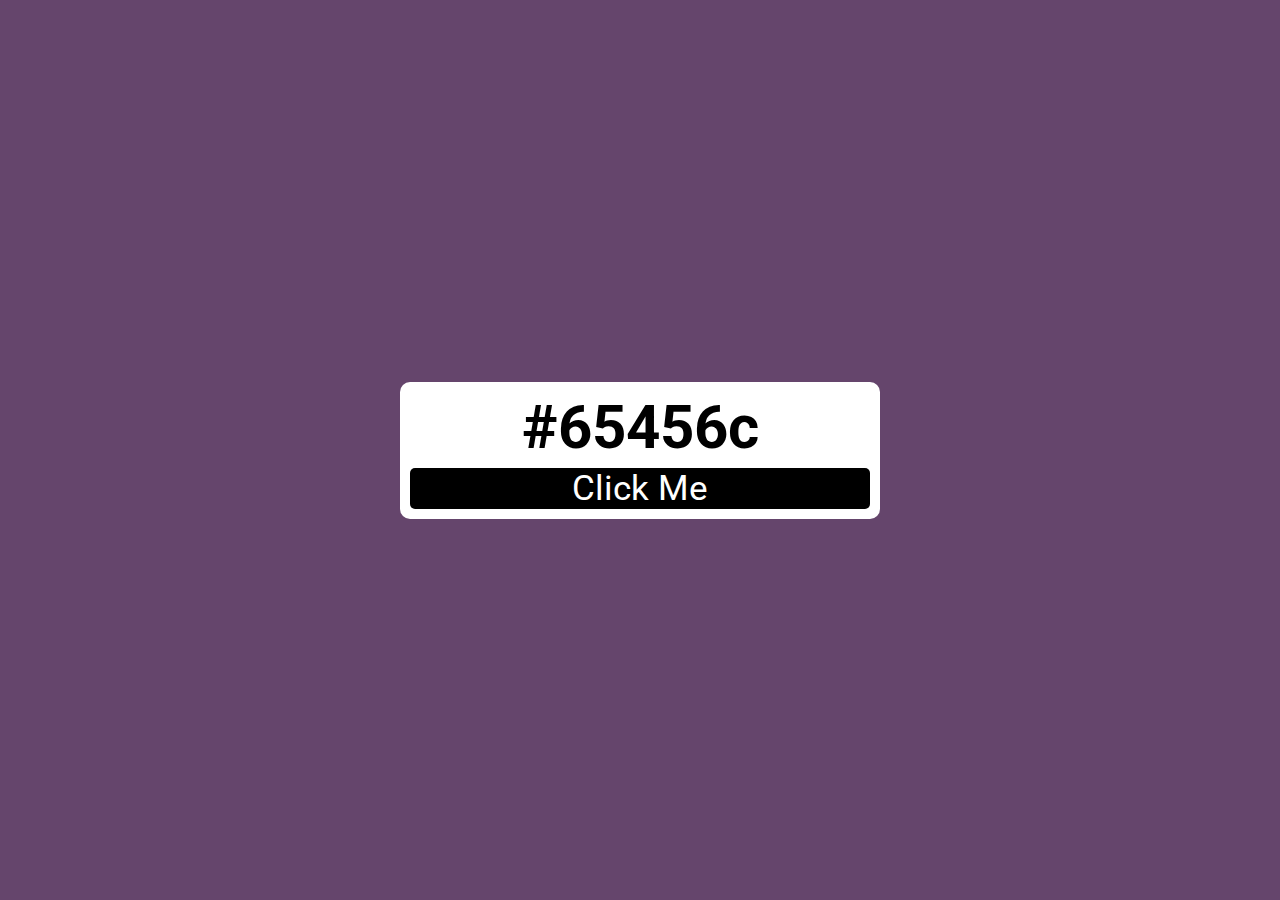
<file: 16-Random-color/index.html>
<!DOCTYPE html>
<html lang="en">

<head>
    <meta charset="UTF-8">
    <meta http-equiv="X-UA-Compatible" content="IE=edge">
    <meta name="viewport" content="width=device-width, initial-scale=1.0">
    <title>Document</title>
    <link rel="stylesheet" href="css/custom.css" />
</head>

<body>
    <div class="main">
        <div class="container">
            <h2 id="color-code">#fff</h2>
            <button id="btn">Click Me</button>
        </div>
    </div>
    <script src="js/app.js"></script>
</body>

</html>
</file>
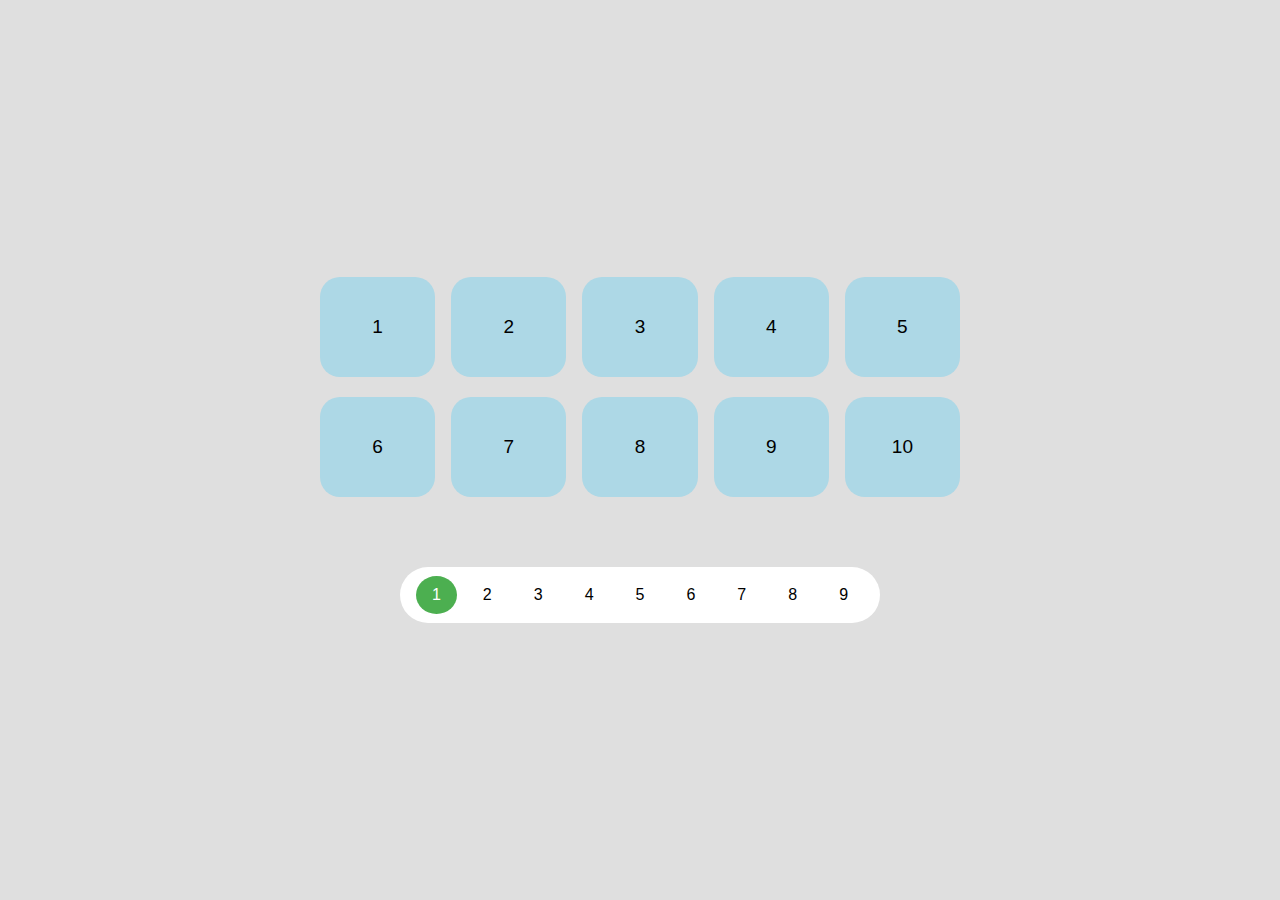
<file: 17-Pagination/index.html>
<!DOCTYPE html>
<html lang="en">

<head>
    <meta charset="UTF-8">
    <meta name="viewport" content="width=device-width, initial-scale=1.0">
    <script src="https://code.jquery.com/jquery-3.6.4.min.js"></script>
    <link rel="stylesheet" href="style.css">
    <link rel="stylesheet" href="res.css">
    <title>Pagination Example</title>
</head>

<body>

    <div class="main">
        <div class="container" id="content-container"></div>
        <div class="pagination" id="pagination-container"></div>
    </div>

    <script src="app.js"></script>
</body>

</html>
</file>
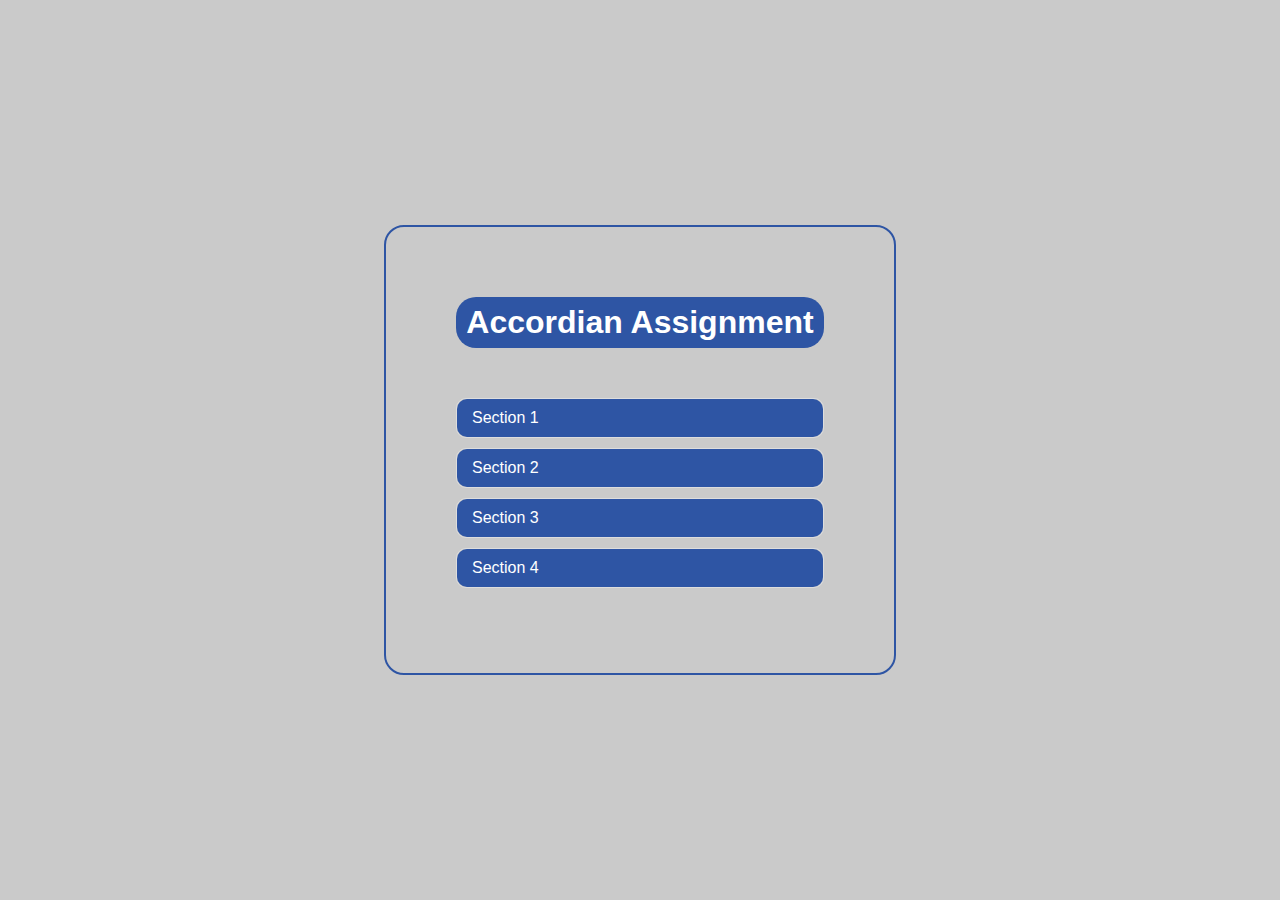
<file: 18-Accordian/index.html>
<!DOCTYPE html>
<html lang="en">

<head>
    <meta charset="UTF-8">
    <meta name="viewport" content="width=device-width, initial-scale=1.0">
    <link rel="stylesheet" href="https://cdnjs.cloudflare.com/ajax/libs/font-awesome/6.4.2/css/all.min.css"
        integrity="sha512-z3gLpd7yknf1YoNbCzqRKc4qyor8gaKU1qmn+CShxbuBusANI9QpRohGBreCFkKxLhei6S9CQXFEbbKuqLg0DA=="
        crossorigin="anonymous" referrerpolicy="no-referrer" />
    <link rel="stylesheet" href="styles.css">
    <link rel="stylesheet" href="res.css">
    <title>Accordion Example</title>
</head>

<body>
    <div class="accordion" id="accordion-container">
        <h1>Accordian Assignment</h1>
        <div class="accordion-item" id="section1">
            <div class="accordion-header" id="sec-1">
                <p>Section 1</p>
                <i class="fa-solid fa-angle-down fa-lg icon1"></i>
            </div>
            <div class="accordion-content" id="section1">
                <p>Content for Section 1 goes here.</p>
            </div>
        </div>

        <div class="accordion-item" id="section2">
            <div class="accordion-header"  id="sec-2">
                <p>Section 2</p>
                <i class="fa-solid fa-angle-down fa-lg icon2"></i>
            </div>
            <div class="accordion-content" id="section2">
                <p>Content for Section 1 goes here.</p>
            </div>
        </div>

        <div class="accordion-item" id="section3">
            <div class="accordion-header"  id="sec-3">
                <p>Section 3</p>
                <i class="fa-solid fa-angle-down fa-lg icon3"></i>
            </div>
            <div class="accordion-content" id="section3">
                <p>Content for Section 1 goes here.</p>
            </div>
        </div>

        <div class="accordion-item" id="section4">
            <div class="accordion-header"  id="sec-4">
                <p>Section 4</p>
                <i class="fa-solid fa-angle-down fa-lg icon4"></i>
            </div>
            <div class="accordion-content" id="section4">
                <p>Content for Section 1 goes here.</p>
            </div>
        </div>


    </div>
    <script src="script.js"></script>
</body>

</html>
</file>
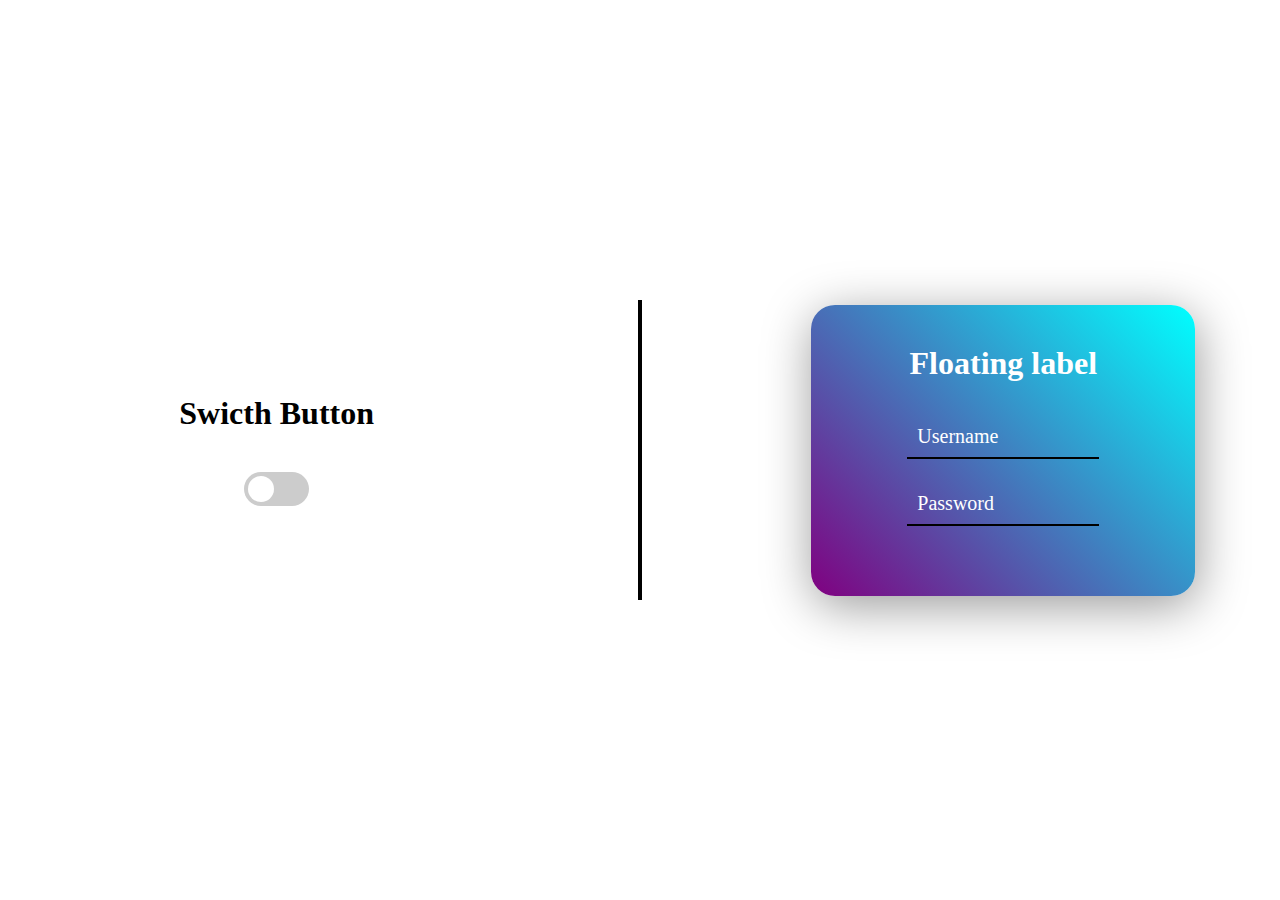
<file: 19-Swicth Btn & Flotting Label/index.html>
<!DOCTYPE html>
<html lang="en">

<head>
    <meta charset="UTF-8">
    <meta name="viewport" content="width=device-width, initial-scale=1.0">
    <link rel="stylesheet" href="style.css">
    <link rel="stylesheet" href="res.css">
    <title>Assignment-33</title>
</head>

<body>
    <div class="main">

        <div class="switch-btn">
            <h1>Swicth Button</h1>
            <label class="switch">
                <input type="checkbox" id="toggleSwitch">
                <span class="slider"></span>
            </label>
        </div>

        <!-- ================================ -->
        <div class="vertical-line"></div>
        <!-- ================================ -->

        <div class="Floating-label">
            <h1>Floating label</h1>
            <div class="form-group">
                <input type="text" id="username" required>
                <label class="label" for="username">Username</label>
            </div>
            <div class="form-group">
                <input type="text" id="username" required>
                <label class="label" for="username">Password</label>
            </div>
        </div>
    </div>

    <script src="app.js"></script>
</body>

</html>
</file>
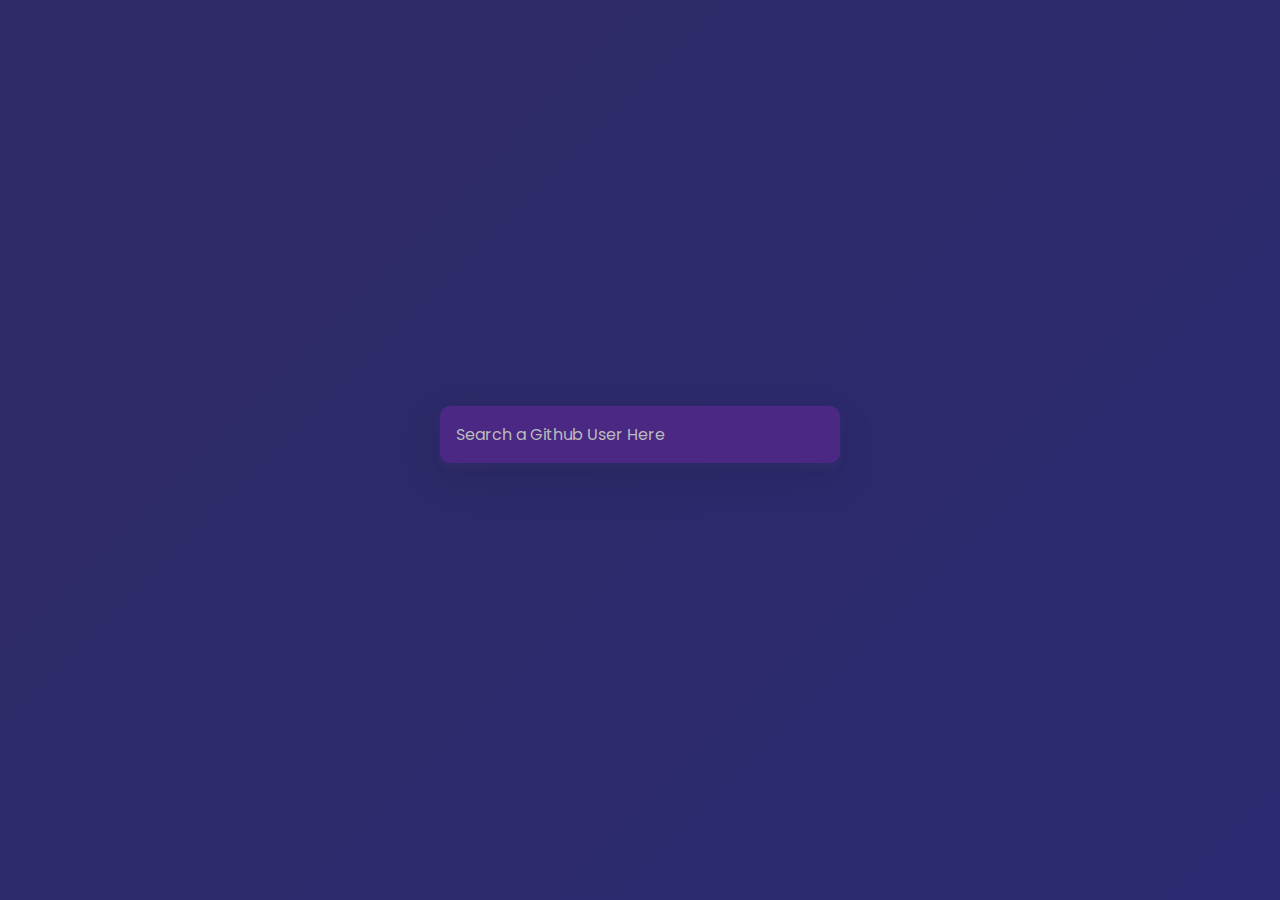
<file: 2-Git_Hub Profile/index.html>
<!DOCTYPE html>
<html lang="en">

<head>
    <meta charset="UTF-8" />
    <meta name="viewport" content="width=device-width, initial-scale=1.0" />
    <title>Github Profiles</title>
    <link rel="stylesheet" href="custom.css" />
    <script src="app.js" defer></script>
</head>

<body>
    <form id="form" onsubmit="return formSubmit()">
        <input type="text" id="search" autofocus placeholder="Search a Github User Here" />
    </form>
    <main id="main">
       
    </main>
</body>

</html>
</file>
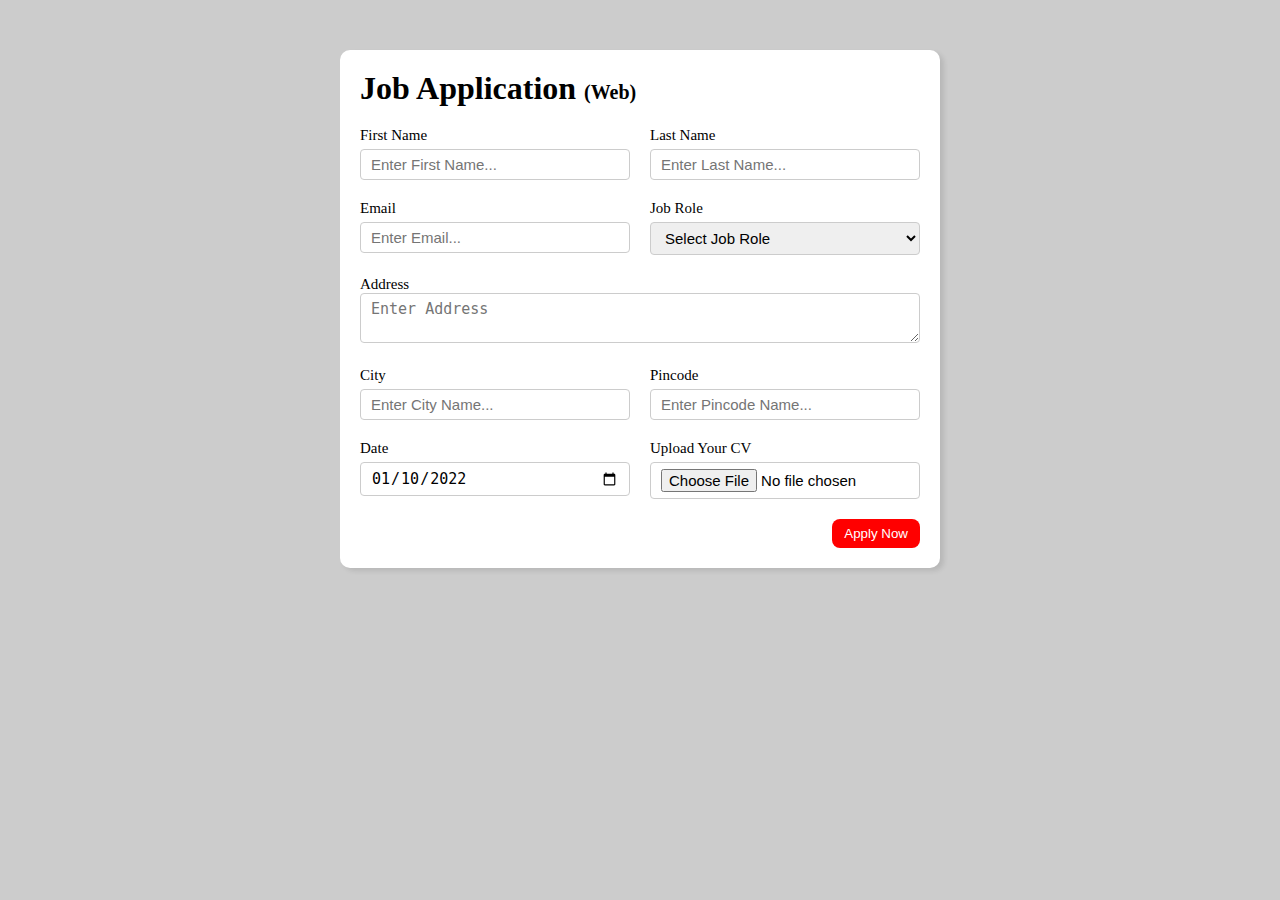
<file: 20-job- pplication form/index.html>
<!DOCTYPE html>
<html lang="en">
  <head>
    <meta charset="UTF-8" />
    <meta http-equiv="X-UA-Compatible" content="IE=edge" />
    <meta name="viewport" content="width=device-width, initial-scale=1.0" />
    <title>Job Application Form</title>
    <link rel="stylesheet" href="style.css" />
  </head>
  <body>
    <div class="container">
      <div class="apply_box">
        <h1>
          Job Application
          <span class="title_small">(Web)</span>
        </h1>
        <form action="">
          <div class="form_container">
            <div class="form_control">
              <label for="first_name"> First Name </label>
              <input
                id="first_name"
                name="first_name"
                placeholder="Enter First Name..."
              />
            </div>
            <div class="form_control">
              <label for="last_name"> Last Name </label>
              <input
                id="last_name"
                name="last_name"
                placeholder="Enter Last Name..."
              />
            </div>
            <div class="form_control">
              <label for="email"> Email </label>
              <input
                type="email"
                id="email"
                name="email"
                placeholder="Enter Email..."
              />
            </div>
            <div class="form_control">
              <label for="job_role"> Job Role </label>
              <select id="job_role" name="job_role">
                <option value="">Select Job Role</option>
                <option value="frontend">Frontend Developer</option>
                <option value="backend">Backend Developer</option>
                <option value="full_stack">Full Stack Developer</option>
                <option value="ui_ux">UI UX Designer</option>
              </select>
            </div>
            <div class="textarea_control">
              <label for="address"> Address </label>
              <textarea
                id="address"
                name="address"
                row="4"
                cols="50"
                placeholder="Enter Address"
              ></textarea>
            </div>
            <div class="form_control">
              <label for="city"> City </label>
              <input id="city" name="city" placeholder="Enter City Name..." />
            </div>
            <div class="form_control">
              <label for="pincode"> Pincode </label>
              <input
                type="number"
                id="pincode"
                name="pincode"
                placeholder="Enter Pincode Name..."
              />
            </div>
            <div class="form_control">
              <label for="date"> Date </label>
              <input value="2022-01-10" type="date" id="date" name="date" />
            </div>
            <div class="form_control">
              <label for="upload"> Upload Your CV </label>
              <input type="file" id="upload" name="upload" />
            </div>
          </div>
          <div class="button_container">
            <button type="submit">Apply Now</button>
          </div>
        </form>
      </div>
    </div>
  </body>
</html>
</file>
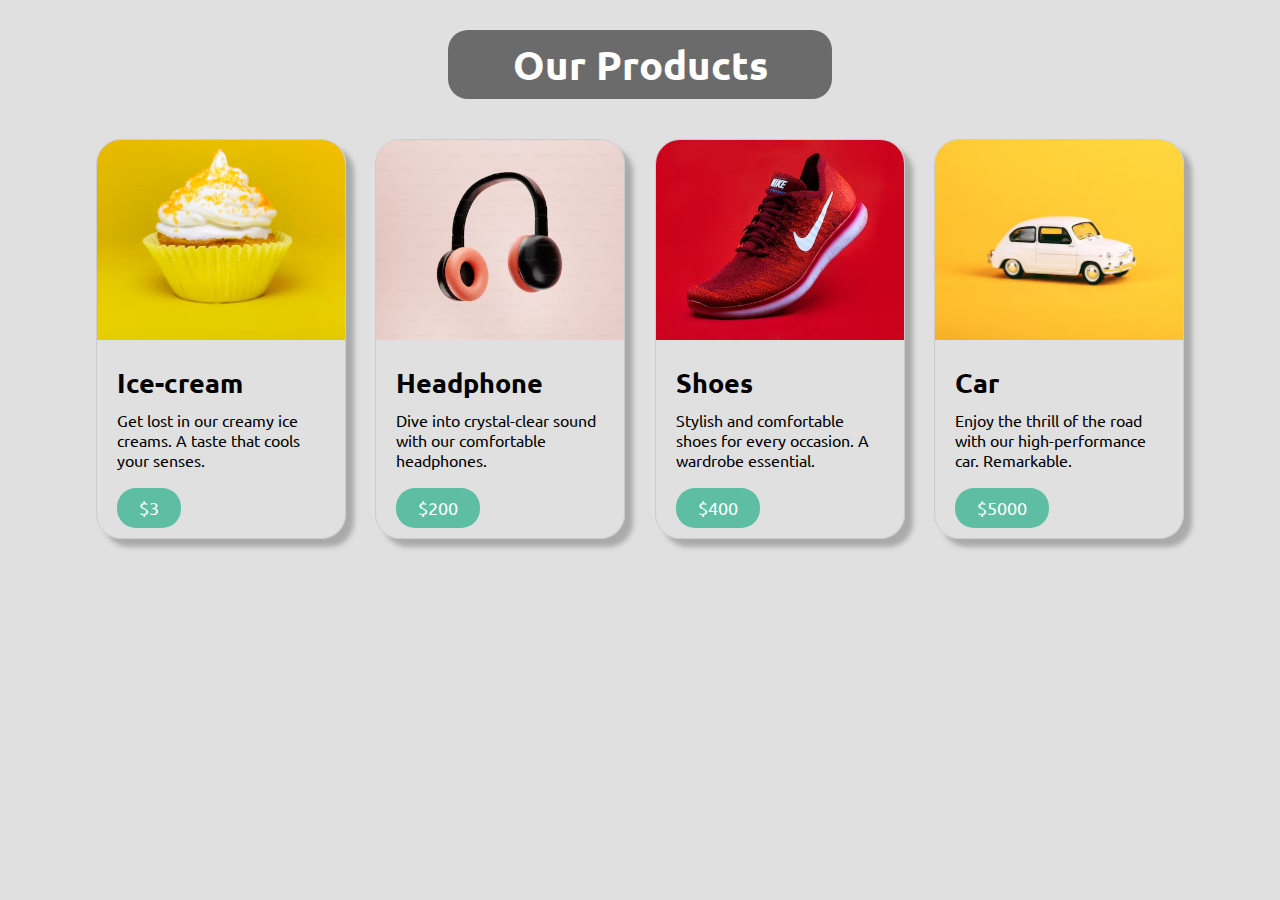
<file: 4-Product Cards (dynamic)/index.html>
<!DOCTYPE html>
<html lang="en">

<head>
    <meta charset="UTF-8">
    <meta name="viewport" content="width=device-width, initial-scale=1.0">
    <link rel="stylesheet" href="https://cdnjs.cloudflare.com/ajax/libs/font-awesome/6.4.2/css/all.min.css"
        integrity="sha512-z3gLpd7yknf1YoNbCzqRKc4qyor8gaKU1qmn+CShxbuBusANI9QpRohGBreCFkKxLhei6S9CQXFEbbKuqLg0DA=="
        crossorigin="anonymous" referrerpolicy="no-referrer" />
    <link rel="preconnect" href="https://fonts.googleapis.com">
    <link rel="preconnect" href="https://fonts.gstatic.com" crossorigin="">
    <link href="https://fonts.googleapis.com/css2?family=Ubuntu:wght@300&amp;display=swap" rel="stylesheet">
    <link rel="stylesheet" href="style.css">
    <link rel="stylesheet" href="res.css">
    <title>Assignment-29</title>
</head>

<body>
    <div class="main">
        <h1>Our Products</h1>
        <div id="main-card"></div>
    </div>
</body>

<script src="script.js"></script>

</html>
</file>
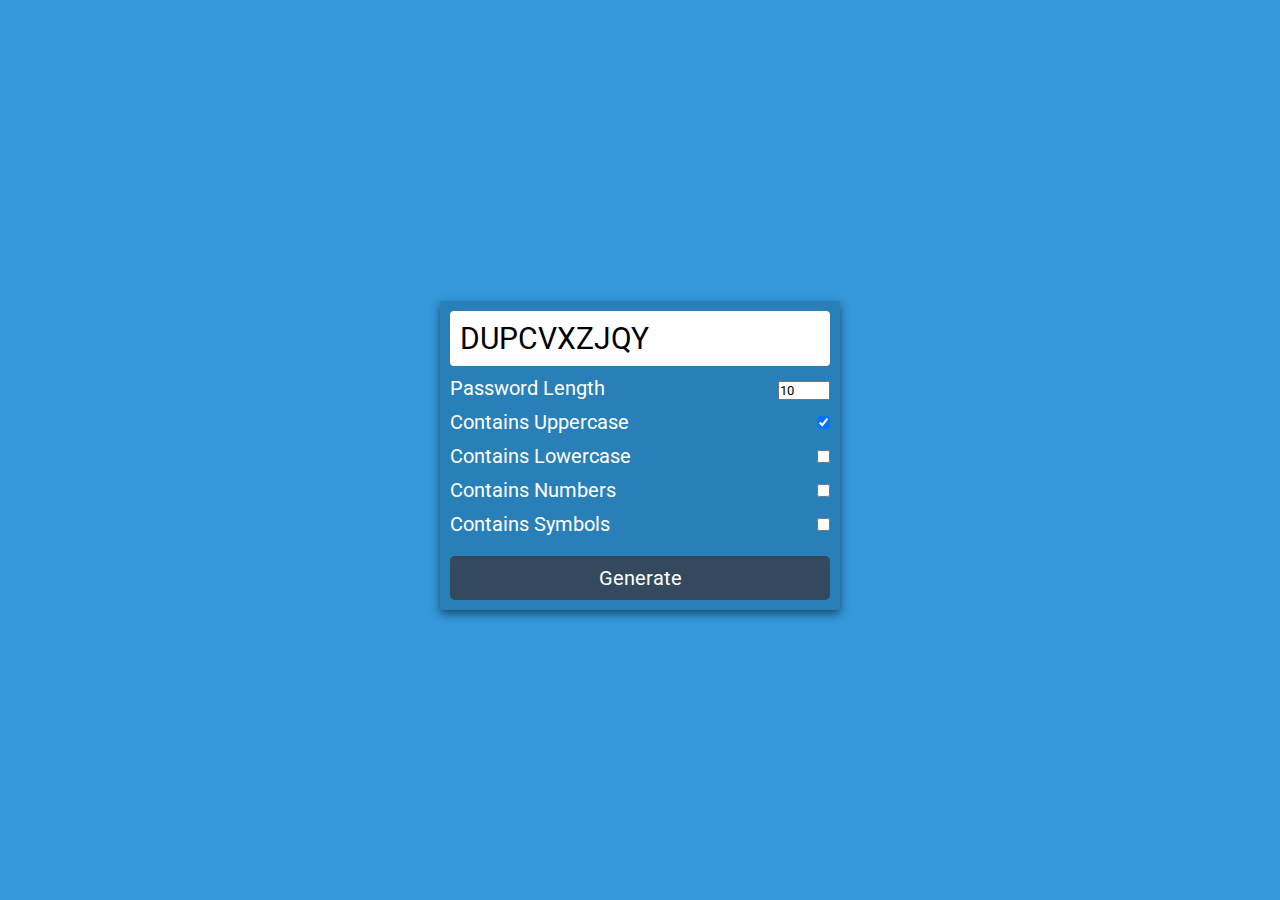
<file: 7-Random Password Generator/index.html>
<!DOCTYPE html>
<html lang="en">

<head>
    <meta charset="UTF-8">
    <meta http-equiv="X-UA-Compatible" content="IE=edge">
    <meta name="viewport" content="width=device-width, initial-scale=1.0">
    <title>Document</title>
    <link rel="stylesheet" href="css/custom.css" />
</head>

<body>
    <div class="main">
        <div class="box">
            <span id="pass-box">Testing</span>
            <div class="row">
                <div class="left">
                    Password Length
                </div>
                <div class="right">
                    <input type="number" name="" id="total-char" max="30" min="2" value="10" />
                </div>
            </div>
            <div class="row">
                <label for="upper-case">
                    <div class="left">
                       Contains Uppercase
                    </div>
                </label>
                <div class="right">
                    <input type="checkbox" name="" id="upper-case" checked/>
                </div>
            </div>
            <div class="row">
                <label for="lower-case">
                    <div class="left">
                      Contains Lowercase
                    </div>
                </label>
                <div class="right">
                    <input type="checkbox" name="" id="lower-case" />
                </div>
            </div>
            <div class="row">
                <label for="numbers">
                    <div class="left">
                    Contains Numbers
                    </div>
                </label>
                <div class="right">
                    <input type="checkbox" name="" id="numbers" />
                </div>
            </div>
            <div class="row">
                <label for="symbols">
                    <div class="left">
                    Contains Symbols
                    </div>
                </label>
                <div class="right">
                    <input type="checkbox" name="" id="symbols" />
                </div>
            </div>
            <div class="row">
                <button id="btn">
                    Generate
                </button>
            </div>
        </div>
    </div>
    <script src="js/app.js"></script>
</body>

</html>
</file>
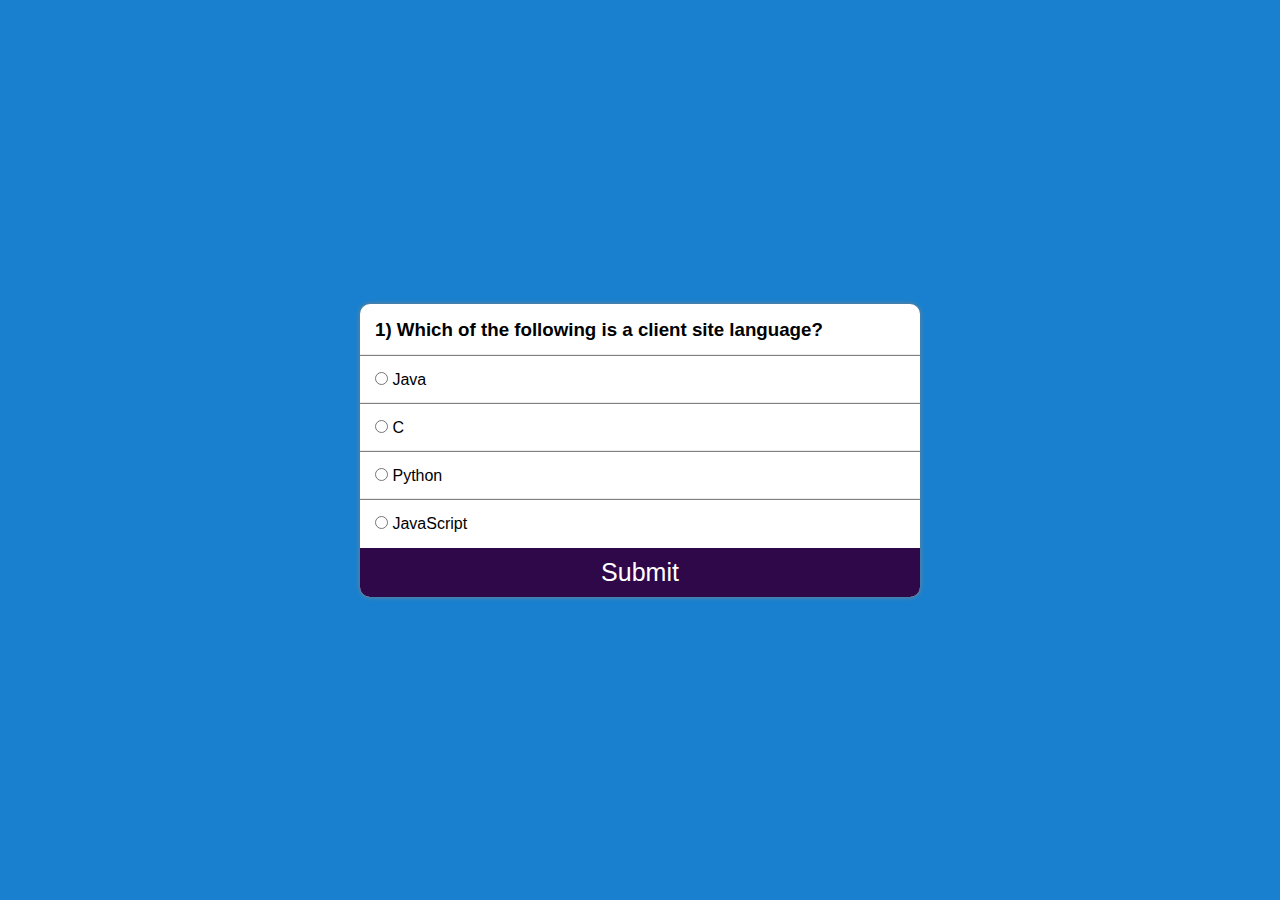
<file: 8-Quiz App/index.html>
<!DOCTYPE html>
<html lang="en">

<head>
    <meta charset="UTF-8">
    <meta http-equiv="X-UA-Compatible" content="IE=edge">
    <meta name="viewport" content="width=device-width, initial-scale=1.0">
    <title>Document</title>
    <link rel="stylesheet" href="css/custom.css" />
</head>

<body>
    <section class="main">

        <div class="container">
            <div class="col">
                <h3 id="questionBox">
                    1) Lorem ipsum dolor sit amet, consectetur adipisicing elit Debitis?
                </h3>
            </div>
            <div class="col box">
                <input name="option" type="radio" id="first" value="a" required>
                <label for="first">Testing 1</label>
            </div>
            <div class="col box">
                <input name="option" type="radio" id="second" value="b" required>
                <label for="second">Testing 2</label>
            </div>
            <div class="col box">
                <input name="option" type="radio" id="third" value="c" required>
                <label for="third">Testing 3</label>
            </div>
            <div class="col box">
                <input name="option" type="radio" id="fourth" value="d" required>
                <label for="fourth">Testing 4</label>
            </div>
            <button id="submit">Submit</button>
        </div>

    </section>
    <script src="js/app.js"></script>
</body>

</html>
</file>
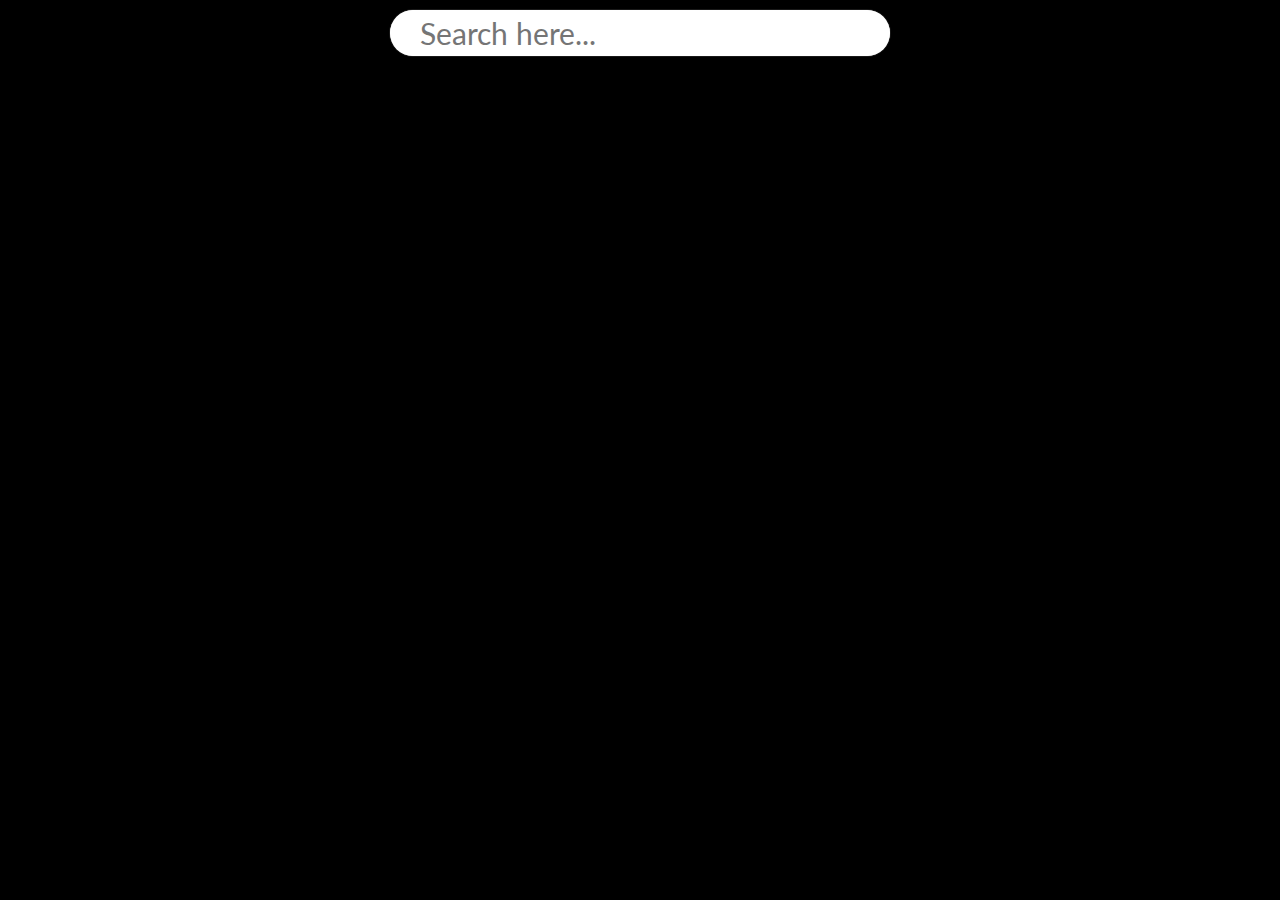
<file: 1-Movie search app/movie.html>
<!DOCTYPE html>
<html lang="en">

<head>
    <meta charset="UTF-8">
    <meta http-equiv="X-UA-Compatible" content="IE=edge">
    <meta name="viewport" content="width=device-width, initial-scale=1.0">
    <title>Document</title>
    <link rel="stylesheet" href="style.css">
</head>

<body>
    <div class="main">
        <div class="row" style="justify-content: center;">
            <input type="search" id="search" autofocus autocomplete="off" placeholder="Search here..." />
        </div>
        <div class="row" id="movie-box">

        </div>
    </div>
    <script src="script.js"></script>
</body>

</html>
</file>
<file: 16-Random-color/css/custom.css>
@import url('https://fonts.googleapis.com/css2?family=Roboto:wght@100&display=swap');
* {
    padding: 0;
    margin: 0;
    box-sizing: border-box;
    font-family: 'Roboto', sans-serif;
}

body {
    transition: 0.5s;
}

.main {
    width: 100%;
    height: 100vh;
    display: flex;
    justify-content: center;
    align-items: center;
}

.container {
    width: 30rem;
    padding: 10px;
    border-radius: 10px;
    font-size: 40px;
    background-color: white;
    text-align: center;
}

button {
    margin-top: 5px;
    width: 100%;
    background-color: black;
    color: white;
    border: none;
    border-radius: 5px;
    display: block;
    font-size: 35px;
}
</file>
<file: 17-Pagination/style.css>
* {
    padding: 0;
    margin: 0;
    box-sizing: border-box;
}

body {
    height: 100vh;
    display: flex;
    justify-content: center;
    flex-wrap: wrap;
    align-items: center;
    font-family: Arial, sans-serif;
    background-color: rgb(223, 223, 223);
}

.main {
    width: 50%;
    display: flex;
    flex-wrap: wrap;
    flex-direction: column;
    align-items: center;
    padding: 30px 0px;
    gap: 70px;
}

.container {
    width: 100%;
    display: flex;
    flex-wrap: wrap;
    row-gap: 20px;
    align-items: center;
    justify-content: space-between;
}

.box {
    width: 18%;
    height: 100px;
    background-color: lightblue;
    border-radius: 20px;
    font-size: 19px;
    display: flex;
    align-items: center;
    justify-content: center;
}

.pagination {
    width: 75%;
    display: flex;
    background-color: white;
    color: black;
    justify-content: center;
    padding: 9px 30px;
    border-radius: 70px;
}

.page-link {
    cursor: pointer;
    padding: 10px 16px;
    margin: 0 5px;
    border-radius: 50%;
    text-decoration: none;
}

.active {
    background-color: #4CAF50;
    color: white;
}
</file>
<file: 17-Pagination/res.css>
@media screen and (max-width: 1200px) {
    .main {
        width: 70%;
    }
  
}


@media screen and (max-width: 992px) {
    .main {
        width: 80%;
    }
    .box{
        width: 23%;
    }
    .pagination{
        width: 70%;
    }
    .page-link{
        padding: 4px 10px;
        margin: 0 3px;
    }
}


@media screen and (max-width: 768px) {
    .main {
        width: 90%;
    }
    .box{
        width: 30%;
    }
    .pagination{
        width: 75%;
    }
    .page-link{
        padding: 4px 10px;
        margin: 0 3px;
    }
}

@media screen and (max-width: 576px) {
    .main {
        width: 90%;
    }
    .box{
        width: 30%;
    }
    .pagination{
        width: 100%;
    }
    .page-link{
        padding: 4px 10px;
        margin: 0 3px;
    }
}


@media screen and (max-width: 300px) {
    .main {
        width: 90%;
    }
    .box{
        width: 47%;
    }
    .pagination{
        width: 100%;
    }
    .page-link{
        padding: 2px 7px;
        margin: 0 2px;
    }
}
</file>
<file: 18-Accordian/styles.css>
*{
    padding: 0;
    margin: 0;
    box-sizing: border-box;
}

body {
    width: 100%;
    height: 100vh;
    display: flex;
    justify-content: center;
    align-items: center;
    font-family: Arial, sans-serif;
    background-color: rgb(202, 202, 202);
}

h1{
    color: white;
    background-color: #2E55A4;
    border-radius: 20px;
    padding: 7px 10px;
    text-align: center;
    margin-bottom: 50px;
}

/* ---------------- */

.accordion{
    padding: 70px 70px;
    border-radius: 20px;
    border: 2px solid #2E55A4;
    width: 40%;
    height: 450px;
}

.accordion-item {
    border: 1px solid #ddd;
    border-radius: 10px;
    margin-bottom: 10px;
    transition: all .5s ease;
}

/* ---------------- */

.accordion-header {
    display: flex;
    align-items: center;
    justify-content: space-between;
    background-color: #2E55A4;
    color: white;
    border-radius: 10px;
    padding: 10px 30px 10px 15px;
    cursor: pointer;
    transition: all .5s ease;

}

.icon{
   transform: rotate(180deg);
}

/* ---------------- */

.accordion-content{
    height: 0px;
    overflow: hidden;
    transition: all .5s ease;
}

.accordion-content p{
    padding: 15px;
    line-height: 1.3;
}
</file>
<file: 18-Accordian/res.css>
@media screen and (max-width: 1200px) {
    .accordion {
        width: 40%;
    }
}

@media screen and (max-width: 992px) {
    .accordion {
        width: 60%;
    }
}

@media screen and (max-width: 768px) {
    .accordion {
        width: 80%;
    }
}

@media screen and (max-width: 576px) {
    .accordion {
        width: 90%;
    }
}

@media screen and (max-width: 400px) {
    .accordion {
        width: 95%;
        padding: 60px 20px;
    }

    h1 {
        font-size: 25px;
    }

}
</file>
<file: 19-Swicth Btn & Flotting Label/style.css>
* {
    padding: 0;
    margin: 0;
    box-sizing: border-box;
}

body {
    width: 100%;
    min-height: 100vh;
    display: flex;
    align-items: center;
}

.main {
    width: 100%;
    display: flex;
    row-gap: 90px;
    flex-wrap: wrap;
    align-items: center;
    margin: 50px auto;
    text-align: center;
    justify-content: space-around;
}

.switch-btn,
.Floating-label {
    width: 30%;
}

.vertical-line {
    border-left: 4px solid #000;
    height: 300px;
}

h1 {
    margin-bottom: 40px;
}

/* =======================switch-btn========================= */

.switch-btn {
    display: flex;
    flex-direction: column;
    align-items: center;
    justify-content: center;
    padding: 80px 0px;
}

.switch-bg {
    color: white;
    border-radius: 24px;
    box-shadow: 2px 10px 50px rgba(0.4, 0, 0, 0.4);
    background: linear-gradient(45deg, #00ffff, #800080);
}

.switch {
    position: relative;
    display: inline-block;
    width: 65px;
    height: 34px;
}

.switch input {
    display: none;
}

.slider {
    position: absolute;
    cursor: pointer;
    top: 0;
    left: 0;
    right: 0;
    bottom: 0;
    background-color: #ccc;
    transition: .4s;
    border-radius: 34px;
}

.slider:before {
    position: absolute;
    content: "";
    height: 26px;
    width: 26px;
    left: 4px;
    bottom: 4px;
    background-color: white;
    transition: .4s;
    border-radius: 50%;
}

.bg {
    background-color: #f08080;
}

input:checked+.slider:before {
    transform: translateX(31px);
}

/* =========================Floating-label======================= */

.Floating-label {
    display: flex;
    flex-direction: column;
    align-items: center;
    padding: 40px 0px;
    color: white;
    border-radius: 24px;
    background: linear-gradient(45deg, #800080, #00ffff);
    box-shadow: 2px 10px 50px rgba(0.4, 0, 0, 0.4);


}

.form-group {
    width: 50%;
    position: relative;
    margin-bottom: 30px;
}

input {
    width: 100%;
    padding: 10px 10px;
    border: none;
    outline: none;
    background-color: transparent;
    border-bottom: 2px solid black;
}

.Floating-label .label {
    left: 10px;
    top: 3px;
    font-size: 20px;
    position: absolute;
    pointer-events: none;
    transition: all .3s;
}

input:focus~.label {
    top: -10px;
    font-size: 16px;
}

input:focus {
    font-size: 20px;
}

input:valid~.label {
    top: -10px;
    font-size: 16px;
}
</file>
<file: 19-Swicth Btn & Flotting Label/res.css>
@media screen and (max-width:1200px) {

    .switch-btn,
    .Floating-label {
        width: 35%;
    }
}

@media screen and (max-width:992px) {

    .switch-btn,
    .Floating-label {
        width: 54%;
    }

    .vertical-line {
        border: 2px solid #000;
        height: 0px;
        width: 47%;
    }

}

@media screen and (max-width:768px) {

    .switch-btn,
    .Floating-label {
        width: 70%;
    }

    .vertical-line {
        width: 60%;
    }

}

@media screen and (max-width:576px) {

    .switch-btn,
    .Floating-label {
        width: 85%;
    }

    .vertical-line {
        width: 75%;
    }
}
</file>
<file: 2-Git_Hub Profile/custom.css>
@import url("https://fonts.googleapis.com/css2?family=Poppins:wght@200;400;600&display=swap");
* {
    box-sizing: border-box;
    padding: 0;
    margin: 0;
}

body {
    background-color: #2a2a72;
    background-image: linear-gradient(315deg, #2a2a72 0%, #2e2a68 74%);
    display: flex;
    flex-direction: column;
    align-items: center;
    justify-content: center;
    font-family: "Poppins", sans-serif;
    margin: 0;
    min-height: 100vh;
}

input {
    background-color: #4c2885;
    border-radius: 10px;
    border: none;
    box-shadow: 0 5px 10px rgba(154, 160, 185, 0.05), 0 15px 40px rgba(0, 0, 0, 0.1);
    color: white;
    font-family: inherit;
    font-size: 1rem;
    padding: 1rem;
    margin-bottom: 2rem;
    width: 400px;
}

input::placeholder {
    color: #bbb;
}

input:focus {
    outline: none;
}

.card {
    background-color: #4c2885;
    background-image: linear-gradient(315deg, #4c2885 0%, #4c11ac 100%);
    border-radius: 20px;
    box-shadow: 0 5px 10px rgba(154, 160, 185, 0.05), 0 15px 40px rgba(0, 0, 0, 0.1);
    display: flex;
    padding: 3rem;
    max-width: 800px;
}

.avatar {
    border: 10px solid #2a2a72;
    border-radius: 50%;
    height: 150px;
    width: 150px;
}

.user-info {
    color: #eee;
    margin-left: 2rem;
}

.user-info h2 {
    margin-top: 0;
}

.user-info ul {
    display: flex;
    justify-content: space-between;
    list-style-type: none;
    padding: 0;
    max-width: 400px;
}

.user-info ul li {
    display: flex;
    margin-right: 10px;
    align-items: center;
}

.user-info ul li strong {
    font-size: 0.9rem;
    margin-left: 0.5rem;
}

.repo {
    background-color: #2a2a72;
    border-radius: 5px;
    display: inline-block;
    color: white;
    font-size: 0.7rem;
    padding: 0.25rem 0.5rem;
    margin-right: 0.5rem;
    margin-bottom: 0.5rem;
    text-decoration: none;
}
</file>
<file: 20-job- pplication form/style.css>
* {
  margin: 0;
  padding: 0;
  box-sizing: border-box;
}

body {
  background-color: #ccc;
}
.container {
  max-width: 900px;
  margin: 0 auto;
}

.apply_box {
  max-width: 600px;
  padding: 20px;
  background-color: white;
  margin: 0 auto;
  margin-top: 50px;
  box-shadow: 4px 3px 5px rgba(1, 1, 1, 0.1);
  border-radius: 10px;
}

.title_small {
  font-size: 20px;
}

.form_container {
  margin-top: 20px;
  display: grid;
  grid-template-columns: repeat(auto-fit, minmax(200px, 1fr));
  gap: 20px;
}
.form_control {
  display: flex;
  flex-direction: column;
}

label {
  font-size: 15px;
  margin-bottom: 5px;
}

input,
select,
textarea {
  padding: 6px 10px;
  border: 1px solid #ccc;
  border-radius: 4px;
  font-size: 15px;
}

input:focus {
  outline-color: red;
}

.button_container {
  display: flex;

  justify-content: flex-end;
  margin-top: 20px;
}
button {
  background-color: red;
  border: transparent solid 2px;
  padding: 5px 10px;
  color: white;
  border-radius: 8px;
  transition: 0.3s ease-in;
}
button:hover {
  background-color: #ccc;
  border: 2px solid red;
  color: black;
  transition: 0.3s ease-out;
  cursor: pointer;
}
.textarea_control {
  grid-column: 1 / span 2;
}
.textarea_control textarea {
  width: 100%;
}

@media (max-width: 460px) {
  .textarea_control {
    grid-column: 1 / span 1;
  }
} ;
</file>
<file: 4-Product Cards (dynamic)/style.css>
* {
    padding: 0;
    margin: 0;
    box-sizing: border-box;
    font-family: 'Ubuntu', sans-serif;
}

body{
    background-color: rgb(224, 224, 224);
}

.main{
    margin: 30px 0px;
}

h1 {
    font-size: 40px;
    background-color: #6b6b6b;
    color: white;
    width: 30%;
    margin: 0px auto 40px;
    text-align: center;
    padding: 8px;
    border-radius: 20px;
}

#main-card {
    margin: 0px auto;
    width: 85%;
    min-height: 400px;
    display: flex;
    flex-wrap: wrap;
    row-gap: 50px;
    justify-content: space-between;
    align-items: center;
}

.product-box {
    width: 23%;
    height: 400px;
    border: 1px solid #ccc;
    border-radius: 25px;
    overflow: hidden;
    position: relative;
    box-shadow: 8px 8px 5px #aaaaaa;
}


.img-box{
    width: 100%;
    height: 200px;
}

img{
    width: 100%;
    height: 100%;
    object-fit: cover;
}

.product-details {
    padding: 25px 20px;
}

h2 {
    font-size: 27px;
}

p {
    margin: 10px 0px 18px;
}

.product-details button {
    padding: 9px 22px;
    background-color: #5dbea3;
    color: white;
    border-radius: 19px;
    outline: none;
    border: transparent;
    font-size: 18px;
}

/* ==================================== */

.product-options {
    display: flex;
    align-items: center;
    justify-content: center;
    position: absolute; 
    background-color: rgba(139, 139, 139, 0.2);
    overflow: hidden;
    transition: .5s ease;
}

.product-options i {
    margin-right: 20px;
}

/* ==================================== */

.left {
    bottom: 0;
    left: 0;
    right: 0;
    width: 0;
    height: 100%;
}

.product-box:hover .left {
    width: 100%;
}

/* -------------- */

.right {
    bottom: 0;
    left: 100%;
    right: 0;
    width: 0;
    height: 100%;
}

.product-box:hover .right {
    width: 100%;
    left: 0;
}

/* -------------- */

.top {
  bottom: 100%;
  left: 0;
  right: 0;
  width: 100%;
  height:0;
}

.product-box:hover .top {
    bottom: 0;
    height: 100%;
}

/* -------------- */

.bottom {
    bottom: 0;
    left: 0;
    right: 0;
    width: 100%;
    height: 0;
}

.product-box:hover .bottom {
    height: 100%;
}

/* ==================================== */
</file>
<file: 4-Product Cards (dynamic)/res.css>
@media screen and (max-width:1200px) {

    #main-card {
        width: 70%;
    }

    .product-box {
        width: 48%;
    }

}


@media screen and (max-width:768px) {

    #main-card {
        width: 80%;
    }

    h1{
        width: 70%;
    }
    .product-box {
        width: 47%;
    }

}



@media screen and (max-width:576px) {

    #main-card {
        width: 70%;
    }

    h1{
        width: 70%;
        font-size: 28px;
    }
    .product-box {
        width: 100%;
    }

}
</file>
<file: 7-Random Password Generator/css/custom.css>
@import url('https://fonts.googleapis.com/css2?family=Roboto:wght@300&display=swap');
* {
    padding: 0;
    margin: 0;
    box-sizing: border-box;
    font-family: 'Roboto', sans-serif;
}

input:focus-visible {
    outline: 0;
}

.main {
    background-color: #3498db;
    min-height: 100vh;
    display: flex;
    justify-content: center;
    align-items: center;
}

.box {
    min-width: 400px;
    padding: 10px;
    box-shadow: 0 4px 10px rgb(0 0 0 / 50%);
    background: #2980b9;
    border-radius: 2px;
    margin-top: 10px;
}

#pass-box {
    width: 100%;
    display: block;
    background-color: white;
    font-size: 30px;
    padding: 10px;
    border-radius: 4px;
}

.row {
    width: 100%;
    display: flex;
    margin-top: 10px;
    justify-content: space-between;
    color: white;
    font-size: 20px;
}

label {
    user-select: none;
}

#btn {
    width: 100%;
    font-size: 20px;
    outline: 0;
    border: 0;
    padding: 10px;
    background-color: #34495e;
    color: white;
    margin-top: 10px;
    border-radius: 5px;
}
</file>
<file: 8-Quiz App/css/custom.css>
* {
    padding: 0;
    margin: 0;
    box-sizing: border-box;
    font-family: 'Poppins', sans-serif;
}

@import url('https://fonts.googleapis.com/css2?family=Poppins:wght@100&display=swap');
.main {
    width: 100%;
    height: 100vh;
    display: flex;
    justify-content: center;
    align-items: center;
    background-color: rgb(24, 128, 207);
}

.container {
    width: 35rem;
    box-shadow: 0px 0px 5px grey;
    display: flex;
    background-color: white;
    border-radius: 10px;
    overflow: hidden;
    flex-direction: column;
}

.col {
    text-align: justify;
    padding: 15px;
    width: 95%;
}

#submit {
    width: 100%;
    background-color: rgb(47, 8, 73);
    transition: 0.5s;
    color: white;
    outline: none;
    border: none;
    font-size: 25px;
    display: block;
    padding: 10px;
    cursor: pointer;
}

#submit:hover {
    background-color: rgb(34, 6, 53);
}

.box {
    box-shadow: 0px -1px 1px grey;
    width: 100%;
}
</file>
<file: 1-Movie search app/style.css>
@import url('https://fonts.googleapis.com/css2?family=Lato:ital,wght@0,300;1,300&display=swap');
* {
    padding: 0;
    margin: 0;
    font-family: 'Lato', sans-serif;
    box-sizing: border-box;
}

.main {
    width: 100%;
    min-height: 100vh;
    background-color: black;
}

.row {
    display: flex;
    flex-wrap: wrap;
    justify-content: space-between;
}

.box {
    padding: 10px;
    width: 25%;
    flex-basis: 25%;
    height: 400px;
    border-radius: 5px;
    overflow: hidden;
    border-radius: 5px;
    position: relative;
}

.box img {
    width: 100%;
    height: 100%;
    box-shadow: 0 4px 5px rgb(0 0 0 / 20%);
}

.box .overlay {
    width: 100%;
    max-height: 100%;
    min-height: auto;
    position: absolute;
    bottom: -100%;
    font-weight: bold;
    padding: 20px;
    border-radius: 10px 10px 0px 0px;
    left: 0;
    transition: 0.5s;
    background-color: white;
}

.box span {
    color: orange;
    display: inline-block;
    font-weight: bold;
    font-size: 25px;
}

.title {
    width: 100%;
    display: flex;
    justify-content: space-between;
}

.box:hover .overlay {
    bottom: 0%;
}

.overlay h2 {
    margin-bottom: 10px;
}

#search {
    width: 500px;
    padding: 5px 30px;
    background-color: rgba(52, 73, 94, 0.7);
    outline: none;
    border: none;
    box-shadow: 0px 0px 1px white;
    color: White;
    margin-top: 10px;
    font-size: 30px;
    border-radius: 25px;
    transition: 1s;
    margin-bottom: 15px;
}

#search:focus {
    background-color: white;
    color: black;
}
</file>
